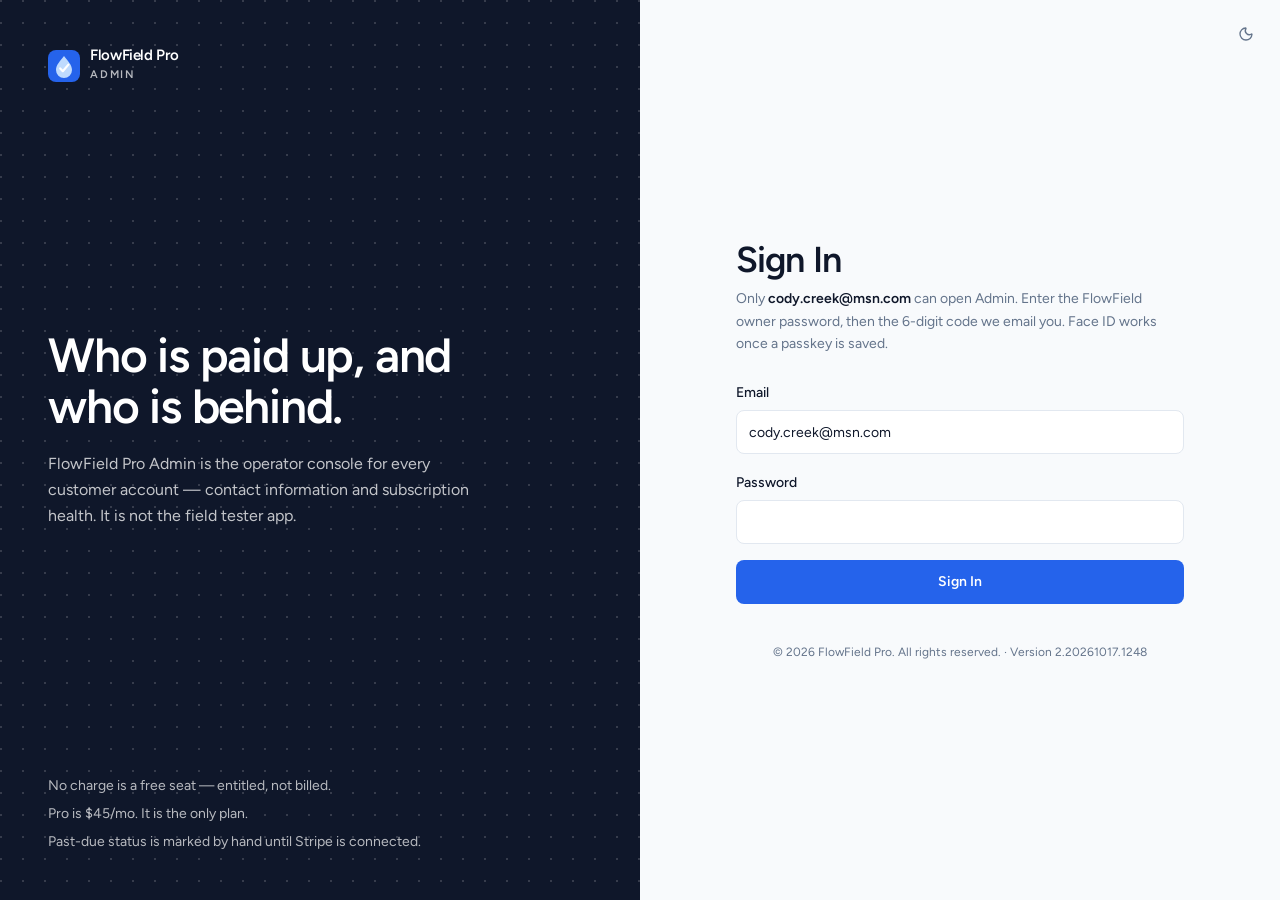
<file: index.html>
<!doctype html>
<html lang="en">
  <head>
    <meta charset="UTF-8" />
    <link rel="icon" type="image/svg+xml" href="/favicon.svg" />
    <link rel="apple-touch-icon" href="/icons/apple-touch-icon.png" />
    <meta
      name="viewport"
      content="width=device-width, initial-scale=1, viewport-fit=cover"
    />
    <meta name="theme-color" content="#0b1220" />
    <meta name="theme-color" content="#0b1220" media="(prefers-color-scheme: dark)" />
    <meta name="theme-color" content="#f8fafc" media="(prefers-color-scheme: light)" />
    <meta name="theme-color" content="#0b1220" media="(display-mode: standalone)" />
    <meta name="mobile-web-app-capable" content="yes" />
    <meta name="apple-mobile-web-app-capable" content="yes" />
    <meta name="apple-mobile-web-app-title" content="Admin" />
    <meta name="apple-mobile-web-app-status-bar-style" content="black-translucent" />
    <meta
      name="description"
      content="FlowField Pro Admin is the operator console for customer contacts and subscription health."
    />
    <title>FlowField Pro Admin</title>
    <script>
      (function () {
        try {
          var t = localStorage.getItem('flowfield-admin.theme') || 'system'
          var dark =
            t === 'dark' ||
            (t === 'system' && window.matchMedia('(prefers-color-scheme: dark)').matches)
          if (dark) document.documentElement.classList.add('dark')
          document.documentElement.style.colorScheme = dark ? 'dark' : 'light'
          var chrome = dark ? '#0b1220' : '#f8fafc'
          document.documentElement.style.backgroundColor = chrome
          var metas = document.querySelectorAll('meta[name="theme-color"]')
          for (var i = 0; i < metas.length; i++) metas[i].setAttribute('content', chrome)
          var standalone =
            window.matchMedia('(display-mode: standalone)').matches ||
            window.navigator.standalone === true
          if (standalone) document.documentElement.classList.add('ff-standalone')
        } catch (e) {}
      })()
    </script>
    <script type="module" crossorigin src="/assets/index-DSIvUo9B.js"></script>
    <link rel="stylesheet" crossorigin href="/assets/index-0Nv-fE_R.css">
  <link rel="manifest" href="/manifest.webmanifest"></head>
  <body>
    <div id="root"></div>
  </body>
</html>
</file>
<file: assets/index-0Nv-fE_R.css>
@font-face{font-family:Figtree;font-style:normal;font-display:swap;font-weight:400;src:url(/assets/figtree-latin-ext-400-normal-CXAzuTZb.woff2)format("woff2"),url(/assets/figtree-latin-ext-400-normal-Gbh-3PTk.woff)format("woff");unicode-range:U+100-2BA,U+2BD-2C5,U+2C7-2CC,U+2CE-2D7,U+2DD-2FF,U+304,U+308,U+329,U+1D00-1DBF,U+1E00-1E9F,U+1EF2-1EFF,U+2020,U+20A0-20AB,U+20AD-20C0,U+2113,U+2C60-2C7F,U+A720-A7FF}@font-face{font-family:Figtree;font-style:normal;font-display:swap;font-weight:400;src:url(/assets/figtree-latin-400-normal-g7Dtegnw.woff2)format("woff2"),url(/assets/figtree-latin-400-normal-BD4aNku5.woff)format("woff");unicode-range:U+??,U+131,U+152-153,U+2BB-2BC,U+2C6,U+2DA,U+2DC,U+304,U+308,U+329,U+2000-206F,U+20AC,U+2122,U+2191,U+2193,U+2212,U+2215,U+FEFF,U+FFFD}@font-face{font-family:Figtree;font-style:normal;font-display:swap;font-weight:500;src:url(/assets/figtree-latin-ext-500-normal-Du0rIuHj.woff2)format("woff2"),url(/assets/figtree-latin-ext-500-normal-BOEJvrb_.woff)format("woff");unicode-range:U+100-2BA,U+2BD-2C5,U+2C7-2CC,U+2CE-2D7,U+2DD-2FF,U+304,U+308,U+329,U+1D00-1DBF,U+1E00-1E9F,U+1EF2-1EFF,U+2020,U+20A0-20AB,U+20AD-20C0,U+2113,U+2C60-2C7F,U+A720-A7FF}@font-face{font-family:Figtree;font-style:normal;font-display:swap;font-weight:500;src:url(/assets/figtree-latin-500-normal-BWnGEVsr.woff2)format("woff2"),url(/assets/figtree-latin-500-normal-B_yy1phn.woff)format("woff");unicode-range:U+??,U+131,U+152-153,U+2BB-2BC,U+2C6,U+2DA,U+2DC,U+304,U+308,U+329,U+2000-206F,U+20AC,U+2122,U+2191,U+2193,U+2212,U+2215,U+FEFF,U+FFFD}@font-face{font-family:Figtree;font-style:normal;font-display:swap;font-weight:600;src:url(/assets/figtree-latin-ext-600-normal-DJlfifZj.woff2)format("woff2"),url(/assets/figtree-latin-ext-600-normal-CQqsimlV.woff)format("woff");unicode-range:U+100-2BA,U+2BD-2C5,U+2C7-2CC,U+2CE-2D7,U+2DD-2FF,U+304,U+308,U+329,U+1D00-1DBF,U+1E00-1E9F,U+1EF2-1EFF,U+2020,U+20A0-20AB,U+20AD-20C0,U+2113,U+2C60-2C7F,U+A720-A7FF}@font-face{font-family:Figtree;font-style:normal;font-display:swap;font-weight:600;src:url(/assets/figtree-latin-600-normal-Cv_xCTDl.woff2)format("woff2"),url(/assets/figtree-latin-600-normal-BM_oTo4n.woff)format("woff");unicode-range:U+??,U+131,U+152-153,U+2BB-2BC,U+2C6,U+2DA,U+2DC,U+304,U+308,U+329,U+2000-206F,U+20AC,U+2122,U+2191,U+2193,U+2212,U+2215,U+FEFF,U+FFFD}@font-face{font-family:Figtree;font-style:normal;font-display:swap;font-weight:700;src:url(/assets/figtree-latin-ext-700-normal-CS4sQkGV.woff2)format("woff2"),url(/assets/figtree-latin-ext-700-normal-BoDi4KL2.woff)format("woff");unicode-range:U+100-2BA,U+2BD-2C5,U+2C7-2CC,U+2CE-2D7,U+2DD-2FF,U+304,U+308,U+329,U+1D00-1DBF,U+1E00-1E9F,U+1EF2-1EFF,U+2020,U+20A0-20AB,U+20AD-20C0,U+2113,U+2C60-2C7F,U+A720-A7FF}@font-face{font-family:Figtree;font-style:normal;font-display:swap;font-weight:700;src:url(/assets/figtree-latin-700-normal-th6qEP7c.woff2)format("woff2"),url(/assets/figtree-latin-700-normal-BCCt2T1q.woff)format("woff");unicode-range:U+??,U+131,U+152-153,U+2BB-2BC,U+2C6,U+2DA,U+2DC,U+304,U+308,U+329,U+2000-206F,U+20AC,U+2122,U+2191,U+2193,U+2212,U+2215,U+FEFF,U+FFFD}@layer properties{@supports (((-webkit-hyphens:none)) and (not (margin-trim:inline))) or ((-moz-orient:inline) and (not (color:rgb(from red r g b)))){*,:before,:after,::backdrop{--tw-translate-x:0;--tw-translate-y:0;--tw-translate-z:0;--tw-space-y-reverse:0;--tw-divide-y-reverse:0;--tw-border-style:solid;--tw-leading:initial;--tw-font-weight:initial;--tw-tracking:initial;--tw-ordinal:initial;--tw-slashed-zero:initial;--tw-numeric-figure:initial;--tw-numeric-spacing:initial;--tw-numeric-fraction:initial;--tw-shadow:0 0 #0000;--tw-shadow-color:initial;--tw-shadow-alpha:100%;--tw-inset-shadow:0 0 #0000;--tw-inset-shadow-color:initial;--tw-inset-shadow-alpha:100%;--tw-ring-color:initial;--tw-ring-shadow:0 0 #0000;--tw-inset-ring-color:initial;--tw-inset-ring-shadow:0 0 #0000;--tw-ring-inset:initial;--tw-ring-offset-width:0px;--tw-ring-offset-color:#fff;--tw-ring-offset-shadow:0 0 #0000;--tw-blur:initial;--tw-brightness:initial;--tw-contrast:initial;--tw-grayscale:initial;--tw-hue-rotate:initial;--tw-invert:initial;--tw-opacity:initial;--tw-saturate:initial;--tw-sepia:initial;--tw-drop-shadow:initial;--tw-drop-shadow-color:initial;--tw-drop-shadow-alpha:100%;--tw-drop-shadow-size:initial;--tw-backdrop-blur:initial;--tw-backdrop-brightness:initial;--tw-backdrop-contrast:initial;--tw-backdrop-grayscale:initial;--tw-backdrop-hue-rotate:initial;--tw-backdrop-invert:initial;--tw-backdrop-opacity:initial;--tw-backdrop-saturate:initial;--tw-backdrop-sepia:initial}}}@layer theme{:root,:host{--font-sans:"Figtree", ui-sans-serif, system-ui, sans-serif;--font-mono:ui-monospace, SFMono-Regular, Menlo, Monaco, Consolas, "Liberation Mono", "Courier New", monospace;--color-black:#000;--color-white:#fff;--spacing:.25rem;--container-xs:20rem;--container-md:28rem;--container-lg:32rem;--container-xl:36rem;--container-6xl:72rem;--text-xs:.75rem;--text-xs--line-height:calc(1 / .75);--text-sm:.875rem;--text-sm--line-height:calc(1.25 / .875);--text-base:1rem;--text-base--line-height:calc(1.5 / 1);--text-xl:1.25rem;--text-xl--line-height:calc(1.75 / 1.25);--text-2xl:1.5rem;--text-2xl--line-height:calc(2 / 1.5);--text-3xl:1.875rem;--text-3xl--line-height:calc(2.25 / 1.875);--text-4xl:2.25rem;--text-4xl--line-height:calc(2.5 / 2.25);--text-5xl:3rem;--text-5xl--line-height:1;--font-weight-medium:500;--font-weight-semibold:600;--font-weight-bold:700;--tracking-tight:-.025em;--tracking-wide:.025em;--leading-relaxed:1.625;--radius-lg:.5rem;--radius-xl:.75rem;--radius-2xl:1rem;--default-transition-duration:.15s;--default-transition-timing-function:cubic-bezier(.4, 0, .2, 1);--default-font-family:var(--font-sans);--default-mono-font-family:var(--font-mono);--font-display:"Figtree", ui-sans-serif, system-ui, sans-serif}}@layer base{*,:after,:before,::backdrop{box-sizing:border-box;border:0 solid;margin:0;padding:0}::file-selector-button{box-sizing:border-box;border:0 solid;margin:0;padding:0}html,:host{-webkit-text-size-adjust:100%;tab-size:4;line-height:1.5;font-family:var(--default-font-family,-apple-system, BlinkMacSystemFont, "Segoe UI", Roboto, "Helvetica Neue", "Noto Sans", Arial, sans-serif, "Apple Color Emoji", "Segoe UI Emoji", "Segoe UI Symbol", "Noto Color Emoji");font-feature-settings:var(--default-font-feature-settings,normal);font-variation-settings:var(--default-font-variation-settings,normal);-webkit-tap-highlight-color:transparent}hr{height:0;color:inherit;border-top-width:1px}abbr:where([title]){-webkit-text-decoration:underline dotted;text-decoration:underline dotted}h1,h2,h3,h4,h5,h6{font-size:inherit;font-weight:inherit}a{color:inherit;-webkit-text-decoration:inherit;-webkit-text-decoration:inherit;-webkit-text-decoration:inherit;-webkit-text-decoration:inherit;text-decoration:inherit}b,strong{font-weight:bolder}code,kbd,samp,pre{font-family:var(--default-mono-font-family,ui-monospace, SFMono-Regular, Menlo, Monaco, Consolas, "Liberation Mono", "Courier New", monospace);font-feature-settings:var(--default-mono-font-feature-settings,normal);font-variation-settings:var(--default-mono-font-variation-settings,normal);font-size:1em}small{font-size:80%}sub,sup{vertical-align:baseline;font-size:75%;line-height:0;position:relative}sub{bottom:-.25em}sup{top:-.5em}table{text-indent:0;border-color:inherit;border-collapse:collapse}:-moz-focusring:where(:not(iframe)){outline:auto}progress{vertical-align:baseline}summary{display:list-item}ol,ul,menu{list-style:none}img,svg,video,canvas,audio,iframe,embed,object{vertical-align:middle;display:block}img,video{max-width:100%;height:auto}button,input,select,optgroup,textarea{font:inherit;font-feature-settings:inherit;font-variation-settings:inherit;letter-spacing:inherit;color:inherit;opacity:1;background-color:#0000;border-radius:0}::file-selector-button{font:inherit;font-feature-settings:inherit;font-variation-settings:inherit;letter-spacing:inherit;color:inherit;opacity:1;background-color:#0000;border-radius:0}:where(select:is([multiple],[size])) optgroup{font-weight:bolder}:where(select:is([multiple],[size])) optgroup option{padding-inline-start:20px}::file-selector-button{margin-inline-end:4px}::placeholder{opacity:1}@supports (not ((-webkit-appearance:-apple-pay-button))) or (contain-intrinsic-size:1px){::placeholder{color:currentColor}@supports (color:color-mix(in lab, red, red)){::placeholder{color:color-mix(in oklab, currentcolor 50%, transparent)}}}textarea{resize:vertical}::-webkit-search-decoration{-webkit-appearance:none}::-webkit-date-and-time-value{min-height:1lh;text-align:inherit}::-webkit-datetime-edit{display:inline-flex}::-webkit-datetime-edit-fields-wrapper{padding:0}::-webkit-datetime-edit{padding-block:0}::-webkit-datetime-edit-year-field{padding-block:0}::-webkit-datetime-edit-month-field{padding-block:0}::-webkit-datetime-edit-day-field{padding-block:0}::-webkit-datetime-edit-hour-field{padding-block:0}::-webkit-datetime-edit-minute-field{padding-block:0}::-webkit-datetime-edit-second-field{padding-block:0}::-webkit-datetime-edit-millisecond-field{padding-block:0}::-webkit-datetime-edit-meridiem-field{padding-block:0}::-webkit-calendar-picker-indicator{line-height:1}:-moz-ui-invalid{box-shadow:none}button,input:where([type=button],[type=reset],[type=submit]){appearance:button}::file-selector-button{appearance:button}::-webkit-inner-spin-button{height:auto}::-webkit-outer-spin-button{height:auto}[hidden]:where(:not([hidden=until-found])){display:none!important}}@layer components;@layer utilities{.pointer-events-none{pointer-events:none}.visible{visibility:visible}.absolute{position:absolute}.fixed{position:fixed}.relative{position:relative}.static{position:static}.sticky{position:sticky}.inset-0{inset:0}.inset-x-0{inset-inline:0}.inset-y-0{inset-block:0}.-top-1\.5{top:calc(var(--spacing) * -1.5)}.top-0{top:0}.top-1{top:var(--spacing)}.top-1\/2{top:50%}.top-\[max\(0\.75rem\,env\(safe-area-inset-top\)\)\]{top:max(.75rem, env(safe-area-inset-top))}.-right-2{right:calc(var(--spacing) * -2)}.right-1{right:var(--spacing)}.right-3{right:calc(var(--spacing) * 3)}.bottom-0{bottom:0}.left-0{left:0}.left-3{left:calc(var(--spacing) * 3)}.z-10{z-index:10}.z-20{z-index:20}.z-30{z-index:30}.z-40{z-index:40}.z-50{z-index:50}.mx-auto{margin-inline:auto}.mt-0\.5{margin-top:calc(var(--spacing) * .5)}.mt-1{margin-top:var(--spacing)}.mt-1\.5{margin-top:calc(var(--spacing) * 1.5)}.mt-2{margin-top:calc(var(--spacing) * 2)}.mt-3{margin-top:calc(var(--spacing) * 3)}.mt-4{margin-top:calc(var(--spacing) * 4)}.mt-5{margin-top:calc(var(--spacing) * 5)}.mt-6{margin-top:calc(var(--spacing) * 6)}.mt-8{margin-top:calc(var(--spacing) * 8)}.mt-10{margin-top:calc(var(--spacing) * 10)}.mt-auto{margin-top:auto}.mb-4{margin-bottom:calc(var(--spacing) * 4)}.ml-2{margin-left:calc(var(--spacing) * 2)}.block{display:block}.contents{display:contents}.flex{display:flex}.grid{display:grid}.hidden{display:none}.inline-block{display:inline-block}.inline-flex{display:inline-flex}.h-2{height:calc(var(--spacing) * 2)}.h-3\.5{height:calc(var(--spacing) * 3.5)}.h-4{height:calc(var(--spacing) * 4)}.h-5{height:calc(var(--spacing) * 5)}.h-8{height:calc(var(--spacing) * 8)}.h-9{height:calc(var(--spacing) * 9)}.h-11{height:calc(var(--spacing) * 11)}.h-auto{height:auto}.max-h-64{max-height:calc(var(--spacing) * 64)}.max-h-\[90svh\]{max-height:90svh}.max-h-\[min\(36rem\,calc\(100svh-5rem\)\)\]{max-height:min(36rem,100svh - 5rem)}.min-h-4{min-height:calc(var(--spacing) * 4)}.min-h-5{min-height:calc(var(--spacing) * 5)}.min-h-6{min-height:calc(var(--spacing) * 6)}.min-h-9{min-height:calc(var(--spacing) * 9)}.min-h-14{min-height:calc(var(--spacing) * 14)}.min-h-28{min-height:calc(var(--spacing) * 28)}.min-h-svh{min-height:100svh}.w-2{width:calc(var(--spacing) * 2)}.w-3\.5{width:calc(var(--spacing) * 3.5)}.w-4{width:calc(var(--spacing) * 4)}.w-5{width:calc(var(--spacing) * 5)}.w-8{width:calc(var(--spacing) * 8)}.w-9{width:calc(var(--spacing) * 9)}.w-11{width:calc(var(--spacing) * 11)}.w-60{width:calc(var(--spacing) * 60)}.w-full{width:100%}.max-w-6xl{max-width:var(--container-6xl)}.max-w-lg{max-width:var(--container-lg)}.max-w-md{max-width:var(--container-md)}.max-w-xl{max-width:var(--container-xl)}.max-w-xs{max-width:var(--container-xs)}.min-w-0{min-width:0}.min-w-4{min-width:calc(var(--spacing) * 4)}.min-w-5{min-width:calc(var(--spacing) * 5)}.min-w-6{min-width:calc(var(--spacing) * 6)}.flex-1{flex:1}.shrink-0{flex-shrink:0}.basis-full{flex-basis:100%}.-translate-y-1\/2{--tw-translate-y:calc(calc(1 / 2 * 100%) * -1);translate:var(--tw-translate-x) var(--tw-translate-y)}.resize{resize:both}.resize-y{resize:vertical}.grid-cols-2{grid-template-columns:repeat(2,minmax(0,1fr))}.grid-cols-4{grid-template-columns:repeat(4,minmax(0,1fr))}.grid-cols-\[6rem_1fr\]{grid-template-columns:6rem 1fr}.flex-col{flex-direction:column}.flex-wrap{flex-wrap:wrap}.items-baseline{align-items:baseline}.items-center{align-items:center}.items-end{align-items:flex-end}.items-start{align-items:flex-start}.justify-between{justify-content:space-between}.justify-center{justify-content:center}.justify-end{justify-content:flex-end}.gap-0\.5{gap:calc(var(--spacing) * .5)}.gap-1{gap:var(--spacing)}.gap-1\.5{gap:calc(var(--spacing) * 1.5)}.gap-2{gap:calc(var(--spacing) * 2)}.gap-2\.5{gap:calc(var(--spacing) * 2.5)}.gap-3{gap:calc(var(--spacing) * 3)}.gap-4{gap:calc(var(--spacing) * 4)}:where(.space-y-2>:not(:last-child)){--tw-space-y-reverse:0;margin-block-start:calc(calc(var(--spacing) * 2) * var(--tw-space-y-reverse));margin-block-end:calc(calc(var(--spacing) * 2) * calc(1 - var(--tw-space-y-reverse)))}:where(.space-y-3>:not(:last-child)){--tw-space-y-reverse:0;margin-block-start:calc(calc(var(--spacing) * 3) * var(--tw-space-y-reverse));margin-block-end:calc(calc(var(--spacing) * 3) * calc(1 - var(--tw-space-y-reverse)))}:where(.space-y-4>:not(:last-child)){--tw-space-y-reverse:0;margin-block-start:calc(calc(var(--spacing) * 4) * var(--tw-space-y-reverse));margin-block-end:calc(calc(var(--spacing) * 4) * calc(1 - var(--tw-space-y-reverse)))}:where(.space-y-8>:not(:last-child)){--tw-space-y-reverse:0;margin-block-start:calc(calc(var(--spacing) * 8) * var(--tw-space-y-reverse));margin-block-end:calc(calc(var(--spacing) * 8) * calc(1 - var(--tw-space-y-reverse)))}.gap-x-3{column-gap:calc(var(--spacing) * 3)}.gap-y-1{row-gap:var(--spacing)}:where(.divide-y>:not(:last-child)){--tw-divide-y-reverse:0;border-bottom-style:var(--tw-border-style);border-top-style:var(--tw-border-style);border-top-width:calc(1px * var(--tw-divide-y-reverse));border-bottom-width:calc(1px * calc(1 - var(--tw-divide-y-reverse)))}:where(.divide-line>:not(:last-child)){border-color:var(--ff-line)}.truncate{text-overflow:ellipsis;white-space:nowrap;overflow:hidden}.overflow-hidden{overflow:hidden}.overflow-x-auto{overflow-x:auto}.overflow-y-auto{overflow-y:auto}.rounded-2xl{border-radius:var(--radius-2xl)}.rounded-full{border-radius:2147483647px}.rounded-lg{border-radius:var(--radius-lg)}.rounded-xl{border-radius:var(--radius-xl)}.rounded-t-2xl{border-top-left-radius:var(--radius-2xl);border-top-right-radius:var(--radius-2xl)}.border{border-style:var(--tw-border-style);border-width:1px}.border-t{border-top-style:var(--tw-border-style);border-top-width:1px}.border-b{border-bottom-style:var(--tw-border-style);border-bottom-width:1px}.border-l-4{border-left-style:var(--tw-border-style);border-left-width:4px}.border-dashed{--tw-border-style:dashed;border-style:dashed}.border-line{border-color:var(--ff-line)}.border-navy\/20{border-color:var(--ff-navy)}@supports (color:color-mix(in lab, red, red)){.border-navy\/20{border-color:color-mix(in oklab, var(--ff-navy) 20%, transparent)}}.border-rust,.border-rust\/30{border-color:var(--ff-rust)}@supports (color:color-mix(in lab, red, red)){.border-rust\/30{border-color:color-mix(in oklab, var(--ff-rust) 30%, transparent)}}.border-rust\/40{border-color:var(--ff-rust)}@supports (color:color-mix(in lab, red, red)){.border-rust\/40{border-color:color-mix(in oklab, var(--ff-rust) 40%, transparent)}}.border-teal{border-color:var(--ff-teal)}.border-white\/15{border-color:#ffffff26}@supports (color:color-mix(in lab, red, red)){.border-white\/15{border-color:color-mix(in oklab, var(--color-white) 15%, transparent)}}.border-l-rust{border-left-color:var(--ff-rust)}.bg-black\/40{background-color:#0006}@supports (color:color-mix(in lab, red, red)){.bg-black\/40{background-color:color-mix(in oklab, var(--color-black) 40%, transparent)}}.bg-err-soft,.bg-err-soft\/70{background-color:var(--ff-err-soft)}@supports (color:color-mix(in lab, red, red)){.bg-err-soft\/70{background-color:color-mix(in oklab, var(--ff-err-soft) 70%, transparent)}}.bg-err-soft\/80{background-color:var(--ff-err-soft)}@supports (color:color-mix(in lab, red, red)){.bg-err-soft\/80{background-color:color-mix(in oklab, var(--ff-err-soft) 80%, transparent)}}.bg-mist,.bg-mist\/50{background-color:var(--ff-mist)}@supports (color:color-mix(in lab, red, red)){.bg-mist\/50{background-color:color-mix(in oklab, var(--ff-mist) 50%, transparent)}}.bg-mist\/70{background-color:var(--ff-mist)}@supports (color:color-mix(in lab, red, red)){.bg-mist\/70{background-color:color-mix(in oklab, var(--ff-mist) 70%, transparent)}}.bg-navy{background-color:var(--ff-navy)}.bg-ok-soft{background-color:var(--ff-ok-soft)}.bg-paper{background-color:var(--ff-paper)}.bg-paper-raised,.bg-paper-raised\/95{background-color:var(--ff-paper-raised)}@supports (color:color-mix(in lab, red, red)){.bg-paper-raised\/95{background-color:color-mix(in oklab, var(--ff-paper-raised) 95%, transparent)}}.bg-rust{background-color:var(--ff-rust)}.bg-rust-fill{background-color:var(--ff-rust-fill)}.bg-teal,.bg-teal\/10{background-color:var(--ff-teal)}@supports (color:color-mix(in lab, red, red)){.bg-teal\/10{background-color:color-mix(in oklab, var(--ff-teal) 10%, transparent)}}.bg-transparent{background-color:#0000}.bg-warn-soft{background-color:var(--ff-warn-soft)}.bg-white{background-color:var(--color-white)}.bg-white\/10{background-color:#ffffff1a}@supports (color:color-mix(in lab, red, red)){.bg-white\/10{background-color:color-mix(in oklab, var(--color-white) 10%, transparent)}}.p-1{padding:var(--spacing)}.p-4{padding:calc(var(--spacing) * 4)}.p-5{padding:calc(var(--spacing) * 5)}.p-12{padding:calc(var(--spacing) * 12)}.px-1{padding-inline:var(--spacing)}.px-1\.5{padding-inline:calc(var(--spacing) * 1.5)}.px-2{padding-inline:calc(var(--spacing) * 2)}.px-2\.5{padding-inline:calc(var(--spacing) * 2.5)}.px-3{padding-inline:calc(var(--spacing) * 3)}.px-4{padding-inline:calc(var(--spacing) * 4)}.px-5{padding-inline:calc(var(--spacing) * 5)}.px-8{padding-inline:calc(var(--spacing) * 8)}.py-0\.5{padding-block:calc(var(--spacing) * .5)}.py-1{padding-block:var(--spacing)}.py-1\.5{padding-block:calc(var(--spacing) * 1.5)}.py-2{padding-block:calc(var(--spacing) * 2)}.py-2\.5{padding-block:calc(var(--spacing) * 2.5)}.py-3{padding-block:calc(var(--spacing) * 3)}.py-5{padding-block:calc(var(--spacing) * 5)}.py-6{padding-block:calc(var(--spacing) * 6)}.py-10{padding-block:calc(var(--spacing) * 10)}.pt-4{padding-top:calc(var(--spacing) * 4)}.pt-6{padding-top:calc(var(--spacing) * 6)}.pt-\[max\(2\.5rem\,env\(safe-area-inset-top\)\)\]{padding-top:max(2.5rem, env(safe-area-inset-top))}.pr-3{padding-right:calc(var(--spacing) * 3)}.pb-4{padding-bottom:calc(var(--spacing) * 4)}.pb-\[calc\(5\.5rem\+env\(safe-area-inset-bottom\,0px\)\)\]{padding-bottom:calc(5.5rem + env(safe-area-inset-bottom,0px))}.pb-\[max\(1\.25rem\,env\(safe-area-inset-bottom\)\)\]{padding-bottom:max(1.25rem, env(safe-area-inset-bottom))}.pb-\[max\(2\.5rem\,env\(safe-area-inset-bottom\)\)\]{padding-bottom:max(2.5rem, env(safe-area-inset-bottom))}.pl-10{padding-left:calc(var(--spacing) * 10)}.text-center{text-align:center}.text-left{text-align:left}.font-display{font-family:var(--font-display)}.text-2xl{font-size:var(--text-2xl);line-height:var(--tw-leading,var(--text-2xl--line-height))}.text-3xl{font-size:var(--text-3xl);line-height:var(--tw-leading,var(--text-3xl--line-height))}.text-4xl{font-size:var(--text-4xl);line-height:var(--tw-leading,var(--text-4xl--line-height))}.text-5xl{font-size:var(--text-5xl);line-height:var(--tw-leading,var(--text-5xl--line-height))}.text-base{font-size:var(--text-base);line-height:var(--tw-leading,var(--text-base--line-height))}.text-sm{font-size:var(--text-sm);line-height:var(--tw-leading,var(--text-sm--line-height))}.text-xl{font-size:var(--text-xl);line-height:var(--tw-leading,var(--text-xl--line-height))}.text-xs{font-size:var(--text-xs);line-height:var(--tw-leading,var(--text-xs--line-height))}.text-\[9px\]{font-size:9px}.text-\[10px\]{font-size:10px}.text-\[11px\]{font-size:11px}.text-\[15px\]{font-size:15px}.leading-\[1\.05\]{--tw-leading:1.05;line-height:1.05}.leading-none{--tw-leading:1;line-height:1}.leading-relaxed{--tw-leading:var(--leading-relaxed);line-height:var(--leading-relaxed)}.font-bold{--tw-font-weight:var(--font-weight-bold);font-weight:var(--font-weight-bold)}.font-medium{--tw-font-weight:var(--font-weight-medium);font-weight:var(--font-weight-medium)}.font-semibold{--tw-font-weight:var(--font-weight-semibold);font-weight:var(--font-weight-semibold)}.tracking-\[0\.14em\]{--tw-tracking:.14em;letter-spacing:.14em}.tracking-\[0\.16em\]{--tw-tracking:.16em;letter-spacing:.16em}.tracking-tight{--tw-tracking:var(--tracking-tight);letter-spacing:var(--tracking-tight)}.tracking-wide{--tw-tracking:var(--tracking-wide);letter-spacing:var(--tracking-wide)}.break-words{overflow-wrap:break-word}.whitespace-nowrap{white-space:nowrap}.whitespace-pre-wrap{white-space:pre-wrap}.text-amber{color:var(--ff-amber)}.text-ink{color:var(--ff-ink)}.text-ink-soft{color:var(--ff-ink-soft)}.text-rust{color:var(--ff-rust)}.text-sage{color:var(--ff-sage)}.text-teal{color:var(--ff-teal)}.text-white{color:var(--color-white)}.text-white\/60{color:#fff9}@supports (color:color-mix(in lab, red, red)){.text-white\/60{color:color-mix(in oklab, var(--color-white) 60%, transparent)}}.text-white\/70{color:#ffffffb3}@supports (color:color-mix(in lab, red, red)){.text-white\/70{color:color-mix(in oklab, var(--color-white) 70%, transparent)}}.text-white\/75{color:#ffffffbf}@supports (color:color-mix(in lab, red, red)){.text-white\/75{color:color-mix(in oklab, var(--color-white) 75%, transparent)}}.text-white\/80{color:#fffc}@supports (color:color-mix(in lab, red, red)){.text-white\/80{color:color-mix(in oklab, var(--color-white) 80%, transparent)}}.lowercase{text-transform:lowercase}.uppercase{text-transform:uppercase}.tabular-nums{--tw-numeric-spacing:tabular-nums;font-variant-numeric:var(--tw-ordinal,) var(--tw-slashed-zero,) var(--tw-numeric-figure,) var(--tw-numeric-spacing,) var(--tw-numeric-fraction,)}.opacity-80{opacity:.8}.shadow-\[0_1px_2px_var\(--ff-shadow\)\]{--tw-shadow:0 1px 2px var(--tw-shadow-color,var(--ff-shadow));box-shadow:var(--tw-inset-shadow), var(--tw-inset-ring-shadow), var(--tw-ring-offset-shadow), var(--tw-ring-shadow), var(--tw-shadow)}.shadow-\[0_12px_40px_var\(--ff-shadow\)\]{--tw-shadow:0 12px 40px var(--tw-shadow-color,var(--ff-shadow));box-shadow:var(--tw-inset-shadow), var(--tw-inset-ring-shadow), var(--tw-ring-offset-shadow), var(--tw-ring-shadow), var(--tw-shadow)}.shadow-xl{--tw-shadow:0 20px 25px -5px var(--tw-shadow-color,#0000001a), 0 8px 10px -6px var(--tw-shadow-color,#0000001a);box-shadow:var(--tw-inset-shadow), var(--tw-inset-ring-shadow), var(--tw-ring-offset-shadow), var(--tw-ring-shadow), var(--tw-shadow)}.ring-1{--tw-ring-shadow:var(--tw-ring-inset,) 0 0 0 calc(1px + var(--tw-ring-offset-width)) var(--tw-ring-color,currentcolor);box-shadow:var(--tw-inset-shadow), var(--tw-inset-ring-shadow), var(--tw-ring-offset-shadow), var(--tw-ring-shadow), var(--tw-shadow)}.ring-amber\/30{--tw-ring-color:var(--ff-amber)}@supports (color:color-mix(in lab, red, red)){.ring-amber\/30{--tw-ring-color:color-mix(in oklab, var(--ff-amber) 30%, transparent)}}.ring-rust,.ring-rust\/25{--tw-ring-color:var(--ff-rust)}@supports (color:color-mix(in lab, red, red)){.ring-rust\/25{--tw-ring-color:color-mix(in oklab, var(--ff-rust) 25%, transparent)}}.filter{filter:var(--tw-blur,) var(--tw-brightness,) var(--tw-contrast,) var(--tw-grayscale,) var(--tw-hue-rotate,) var(--tw-invert,) var(--tw-saturate,) var(--tw-sepia,) var(--tw-drop-shadow,)}.backdrop-blur{--tw-backdrop-blur:blur(8px);-webkit-backdrop-filter:var(--tw-backdrop-blur,) var(--tw-backdrop-brightness,) var(--tw-backdrop-contrast,) var(--tw-backdrop-grayscale,) var(--tw-backdrop-hue-rotate,) var(--tw-backdrop-invert,) var(--tw-backdrop-opacity,) var(--tw-backdrop-saturate,) var(--tw-backdrop-sepia,);backdrop-filter:var(--tw-backdrop-blur,) var(--tw-backdrop-brightness,) var(--tw-backdrop-contrast,) var(--tw-backdrop-grayscale,) var(--tw-backdrop-hue-rotate,) var(--tw-backdrop-invert,) var(--tw-backdrop-opacity,) var(--tw-backdrop-saturate,) var(--tw-backdrop-sepia,)}.transition{transition-property:color,background-color,border-color,outline-color,text-decoration-color,fill,stroke,--tw-gradient-from,--tw-gradient-via,--tw-gradient-to,opacity,box-shadow,transform,translate,scale,rotate,filter,-webkit-backdrop-filter,backdrop-filter,display,content-visibility,overlay,pointer-events;transition-timing-function:var(--tw-ease,var(--default-transition-timing-function));transition-duration:var(--tw-duration,var(--default-transition-duration))}.outline-none{--tw-outline-style:none;outline-style:none}.placeholder\:text-ink-soft\/70::placeholder{color:var(--ff-ink-soft)}@supports (color:color-mix(in lab, red, red)){.placeholder\:text-ink-soft\/70::placeholder{color:color-mix(in oklab, var(--ff-ink-soft) 70%, transparent)}}.last\:border-0:last-child{border-style:var(--tw-border-style);border-width:0}.last\:border-b-0:last-child{border-bottom-style:var(--tw-border-style);border-bottom-width:0}@media (hover:hover){.hover\:bg-mist:hover{background-color:var(--ff-mist)}.hover\:bg-rust-fill\/90:hover{background-color:var(--ff-rust-fill)}@supports (color:color-mix(in lab, red, red)){.hover\:bg-rust-fill\/90:hover{background-color:color-mix(in oklab, var(--ff-rust-fill) 90%, transparent)}}.hover\:bg-teal-deep:hover{background-color:var(--ff-teal-deep)}.hover\:bg-white\/10:hover{background-color:#ffffff1a}@supports (color:color-mix(in lab, red, red)){.hover\:bg-white\/10:hover{background-color:color-mix(in oklab, var(--color-white) 10%, transparent)}}.hover\:text-ink:hover{color:var(--ff-ink)}.hover\:text-teal:hover{color:var(--ff-teal)}.hover\:text-teal-deep:hover{color:var(--ff-teal-deep)}.hover\:text-white:hover{color:var(--color-white)}}.focus\:border-teal:focus{border-color:var(--ff-teal)}.focus\:ring-2:focus{--tw-ring-shadow:var(--tw-ring-inset,) 0 0 0 calc(2px + var(--tw-ring-offset-width)) var(--tw-ring-color,currentcolor);box-shadow:var(--tw-inset-shadow), var(--tw-inset-ring-shadow), var(--tw-ring-offset-shadow), var(--tw-ring-shadow), var(--tw-shadow)}.focus\:ring-teal\/20:focus{--tw-ring-color:var(--ff-teal)}@supports (color:color-mix(in lab, red, red)){.focus\:ring-teal\/20:focus{--tw-ring-color:color-mix(in oklab, var(--ff-teal) 20%, transparent)}}.focus-visible\:ring-2:focus-visible{--tw-ring-shadow:var(--tw-ring-inset,) 0 0 0 calc(2px + var(--tw-ring-offset-width)) var(--tw-ring-color,currentcolor);box-shadow:var(--tw-inset-shadow), var(--tw-inset-ring-shadow), var(--tw-ring-offset-shadow), var(--tw-ring-shadow), var(--tw-shadow)}.focus-visible\:ring-teal\/40:focus-visible{--tw-ring-color:var(--ff-teal)}@supports (color:color-mix(in lab, red, red)){.focus-visible\:ring-teal\/40:focus-visible{--tw-ring-color:color-mix(in oklab, var(--ff-teal) 40%, transparent)}}.focus-visible\:outline-none:focus-visible{--tw-outline-style:none;outline-style:none}.active\:bg-\[\#1e3a8a\]:active{background-color:#1e3a8a}.active\:bg-\[\#991b1b\]:active{background-color:#991b1b}.active\:bg-line:active,.active\:bg-line\/70:active{background-color:var(--ff-line)}@supports (color:color-mix(in lab, red, red)){.active\:bg-line\/70:active{background-color:color-mix(in oklab, var(--ff-line) 70%, transparent)}}.disabled\:pointer-events-none:disabled{pointer-events:none}.disabled\:opacity-40:disabled{opacity:.4}.disabled\:opacity-50:disabled{opacity:.5}@media (width>=40rem){.sm\:col-span-2{grid-column:span 2/span 2}.sm\:w-auto{width:auto}.sm\:max-w-md{max-width:var(--container-md)}.sm\:grid-cols-2{grid-template-columns:repeat(2,minmax(0,1fr))}.sm\:grid-cols-3{grid-template-columns:repeat(3,minmax(0,1fr))}.sm\:items-center{align-items:center}.sm\:rounded-2xl{border-radius:var(--radius-2xl)}.sm\:text-4xl{font-size:var(--text-4xl);line-height:var(--tw-leading,var(--text-4xl--line-height))}}@media (width>=48rem){.md\:block{display:block}.md\:flex{display:flex}.md\:hidden{display:none}.md\:px-8{padding-inline:calc(var(--spacing) * 8)}.md\:py-8{padding-block:calc(var(--spacing) * 8)}.md\:pb-0{padding-bottom:0}.md\:pl-60{padding-left:calc(var(--spacing) * 60)}}@media (width>=64rem){.lg\:mt-0{margin-top:0}.lg\:flex{display:flex}.lg\:hidden{display:none}.lg\:grid-cols-2{grid-template-columns:repeat(2,minmax(0,1fr))}.lg\:grid-cols-5{grid-template-columns:repeat(5,minmax(0,1fr))}.lg\:grid-cols-6{grid-template-columns:repeat(6,minmax(0,1fr))}}}:root{--lightningcss-light:initial;--lightningcss-dark: ;color-scheme:light;--ff-navy:#0f172a;--ff-ink:#0f172a;--ff-ink-soft:#64748b;--ff-paper:#f8fafc;--ff-paper-raised:#fff;--ff-mist:#f1f5f9;--ff-line:#e2e8f0;--ff-teal:#2563eb;--ff-teal-deep:#1d4ed8;--ff-rust:#dc2626;--ff-sage:#16a34a;--ff-amber:#d97706;--ff-rust-fill:#dc2626;--ff-sage-fill:#16a34a;--ff-amber-fill:#d97706;--ff-ok-soft:#dcfce7;--ff-warn-soft:#fef3c7;--ff-err-soft:#fee2e2;--ff-info-soft:#dbeafe;--ff-shadow:#0f172a0d}.dark{--lightningcss-light: ;--lightningcss-dark:initial;color-scheme:dark;--ff-navy:#020617;--ff-ink:#f1f5f9;--ff-ink-soft:#94a3b8;--ff-paper:#0b1220;--ff-paper-raised:#1e293b;--ff-mist:#111827;--ff-line:#334155;--ff-teal:#3b82f6;--ff-teal-deep:#60a5fa;--ff-rust:#f87171;--ff-sage:#4ade80;--ff-amber:#fbbf24;--ff-rust-fill:#dc2626;--ff-sage-fill:#16a34a;--ff-amber-fill:#d97706;--ff-ok-soft:#14532d;--ff-warn-soft:#78350f;--ff-err-soft:#7f1d1d;--ff-info-soft:#1e3a8a;--ff-shadow:#0006}html,body,#root{min-height:100dvh;min-height:-webkit-fill-available}html{background:var(--ff-paper)}html.ff-standalone,html.ff-standalone body{background-color:var(--ff-paper)}body{font-family:var(--font-sans);background:var(--ff-paper);color:var(--ff-ink);-webkit-font-smoothing:antialiased;margin:0}.font-display{font-family:var(--font-display)}.paper-grid{background-image:radial-gradient(circle at 1px 1px,#ffffff29 1px,#0000 0);background-size:22px 22px}.safe-top{padding-top:constant(safe-area-inset-top);padding-top:env(safe-area-inset-top,0px)}.safe-bottom{padding-bottom:calc(5.25rem + constant(safe-area-inset-bottom));padding-bottom:calc(5.25rem + env(safe-area-inset-bottom,0px))}.safe-nav{padding-bottom:constant(safe-area-inset-bottom);padding-bottom:env(safe-area-inset-bottom,0px)}@media (width>=768px){.safe-bottom{padding-bottom:2rem}}input[type=search]::-webkit-search-decoration{appearance:none}input[type=search]::-webkit-search-cancel-button{appearance:none}input[type=search]::-webkit-search-results-button{appearance:none}input[type=search]::-webkit-search-results-decoration{appearance:none}@property --tw-translate-x{syntax:"*";inherits:false;initial-value:0}@property --tw-translate-y{syntax:"*";inherits:false;initial-value:0}@property --tw-translate-z{syntax:"*";inherits:false;initial-value:0}@property --tw-space-y-reverse{syntax:"*";inherits:false;initial-value:0}@property --tw-divide-y-reverse{syntax:"*";inherits:false;initial-value:0}@property --tw-border-style{syntax:"*";inherits:false;initial-value:solid}@property --tw-leading{syntax:"*";inherits:false}@property --tw-font-weight{syntax:"*";inherits:false}@property --tw-tracking{syntax:"*";inherits:false}@property --tw-ordinal{syntax:"*";inherits:false}@property --tw-slashed-zero{syntax:"*";inherits:false}@property --tw-numeric-figure{syntax:"*";inherits:false}@property --tw-numeric-spacing{syntax:"*";inherits:false}@property --tw-numeric-fraction{syntax:"*";inherits:false}@property --tw-shadow{syntax:"*";inherits:false;initial-value:0 0 #0000}@property --tw-shadow-color{syntax:"*";inherits:false}@property --tw-shadow-alpha{syntax:"<percentage>";inherits:false;initial-value:100%}@property --tw-inset-shadow{syntax:"*";inherits:false;initial-value:0 0 #0000}@property --tw-inset-shadow-color{syntax:"*";inherits:false}@property --tw-inset-shadow-alpha{syntax:"<percentage>";inherits:false;initial-value:100%}@property --tw-ring-color{syntax:"*";inherits:false}@property --tw-ring-shadow{syntax:"*";inherits:false;initial-value:0 0 #0000}@property --tw-inset-ring-color{syntax:"*";inherits:false}@property --tw-inset-ring-shadow{syntax:"*";inherits:false;initial-value:0 0 #0000}@property --tw-ring-inset{syntax:"*";inherits:false}@property --tw-ring-offset-width{syntax:"<length>";inherits:false;initial-value:0}@property --tw-ring-offset-color{syntax:"*";inherits:false;initial-value:#fff}@property --tw-ring-offset-shadow{syntax:"*";inherits:false;initial-value:0 0 #0000}@property --tw-blur{syntax:"*";inherits:false}@property --tw-brightness{syntax:"*";inherits:false}@property --tw-contrast{syntax:"*";inherits:false}@property --tw-grayscale{syntax:"*";inherits:false}@property --tw-hue-rotate{syntax:"*";inherits:false}@property --tw-invert{syntax:"*";inherits:false}@property --tw-opacity{syntax:"*";inherits:false}@property --tw-saturate{syntax:"*";inherits:false}@property --tw-sepia{syntax:"*";inherits:false}@property --tw-drop-shadow{syntax:"*";inherits:false}@property --tw-drop-shadow-color{syntax:"*";inherits:false}@property --tw-drop-shadow-alpha{syntax:"<percentage>";inherits:false;initial-value:100%}@property --tw-drop-shadow-size{syntax:"*";inherits:false}@property --tw-backdrop-blur{syntax:"*";inherits:false}@property --tw-backdrop-brightness{syntax:"*";inherits:false}@property --tw-backdrop-contrast{syntax:"*";inherits:false}@property --tw-backdrop-grayscale{syntax:"*";inherits:false}@property --tw-backdrop-hue-rotate{syntax:"*";inherits:false}@property --tw-backdrop-invert{syntax:"*";inherits:false}@property --tw-backdrop-opacity{syntax:"*";inherits:false}@property --tw-backdrop-saturate{syntax:"*";inherits:false}@property --tw-backdrop-sepia{syntax:"*";inherits:false}
</file>
